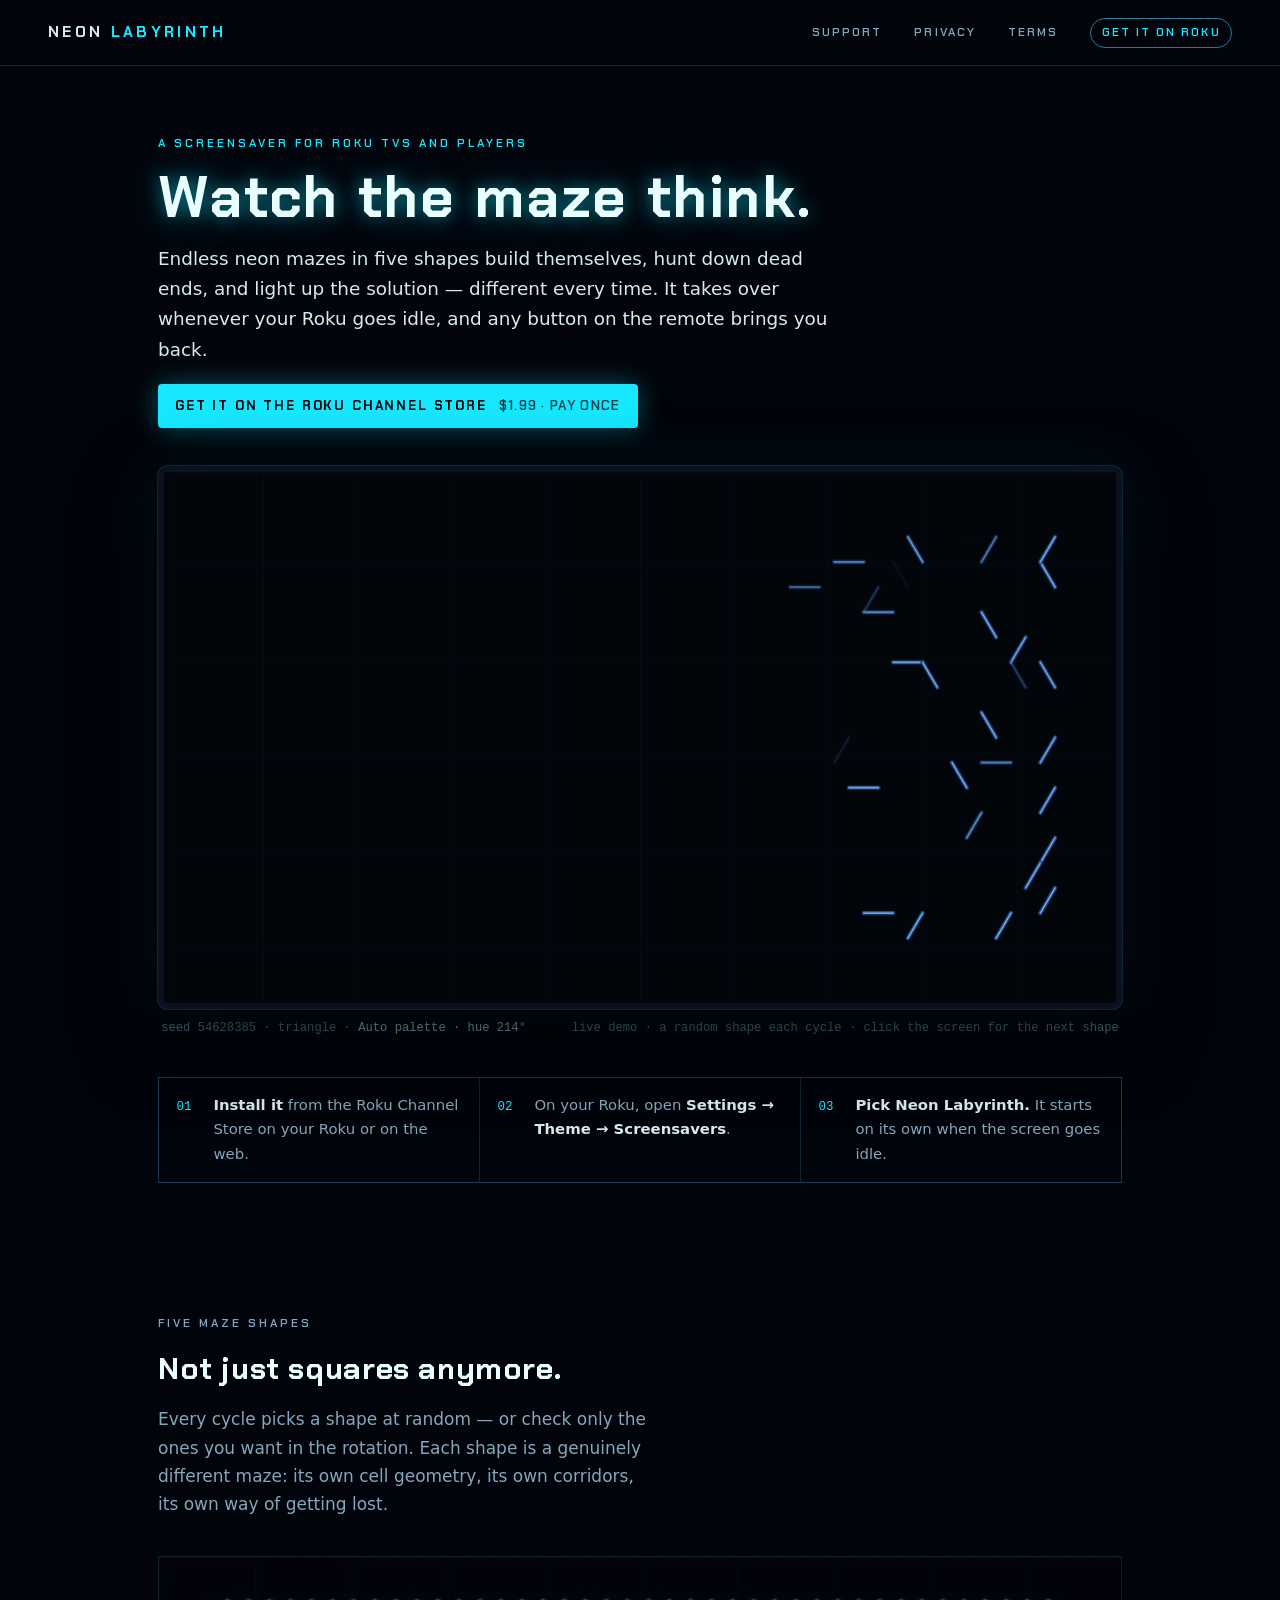
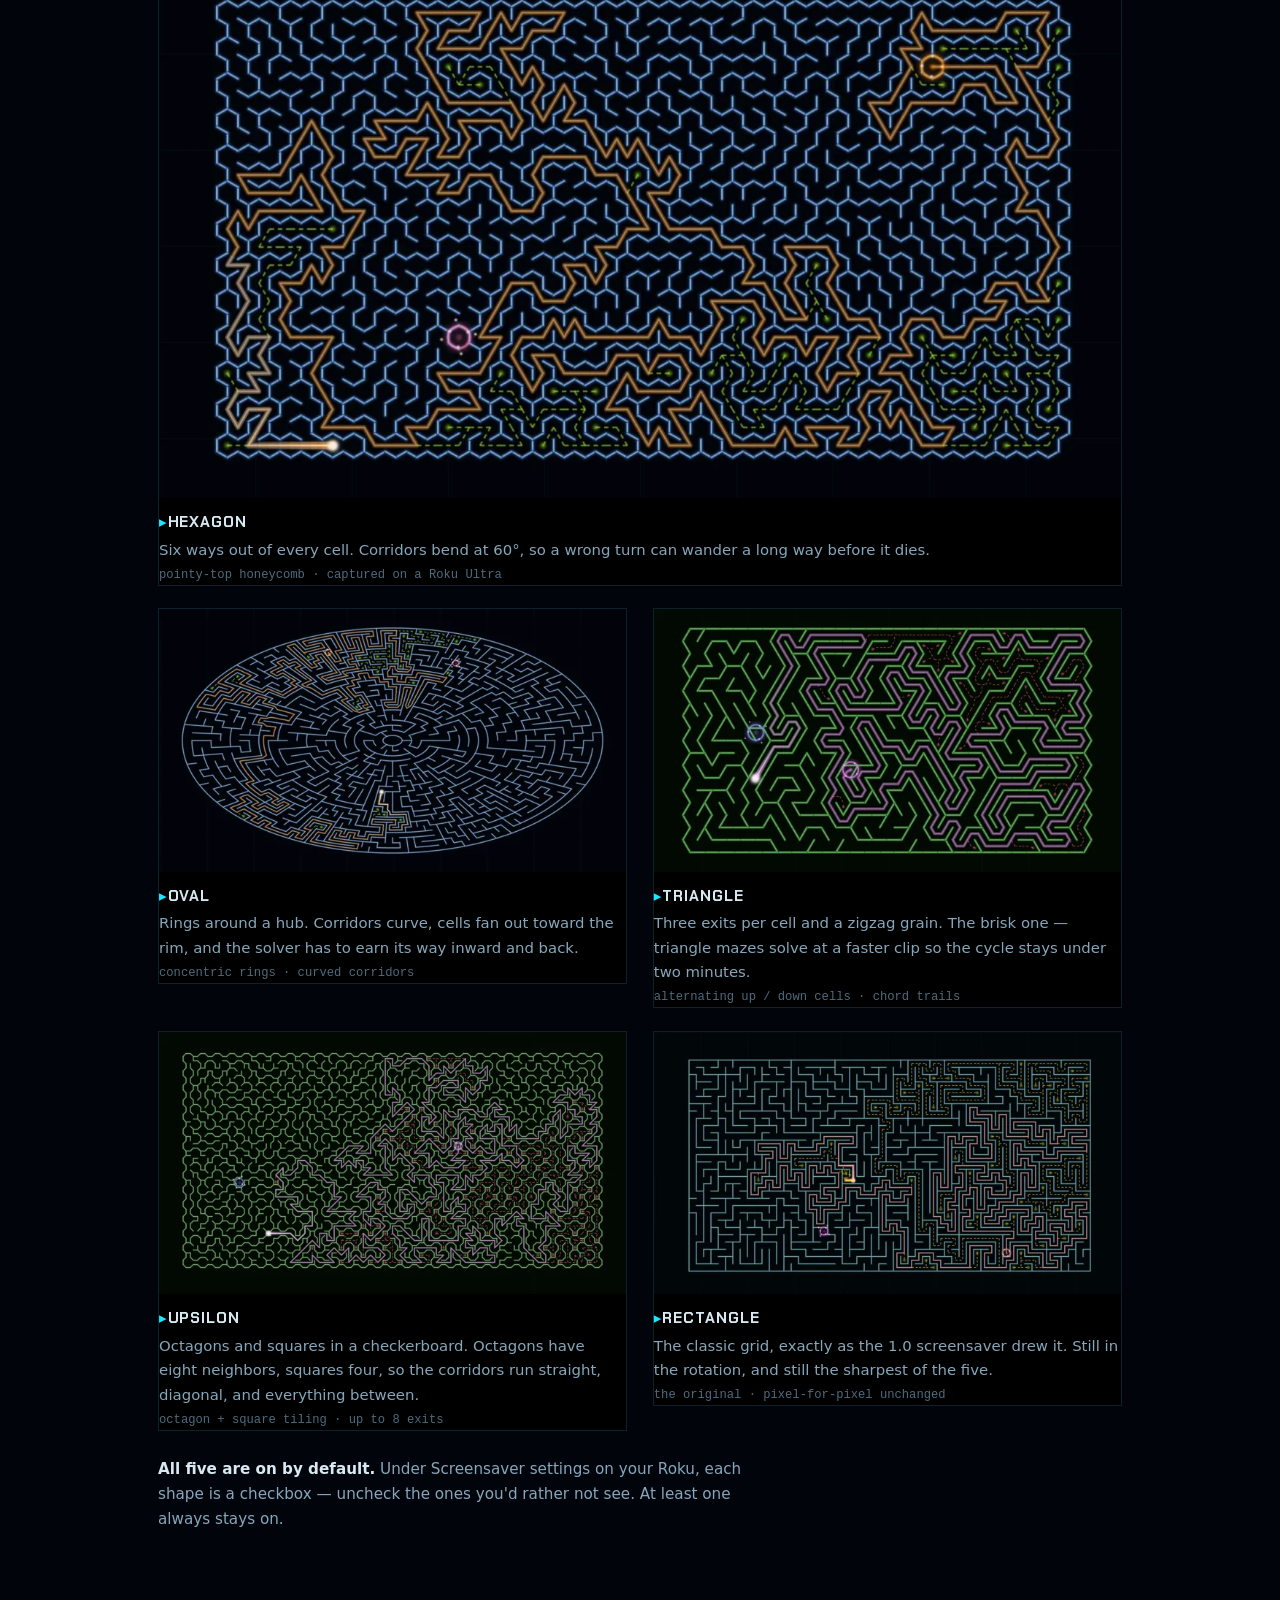
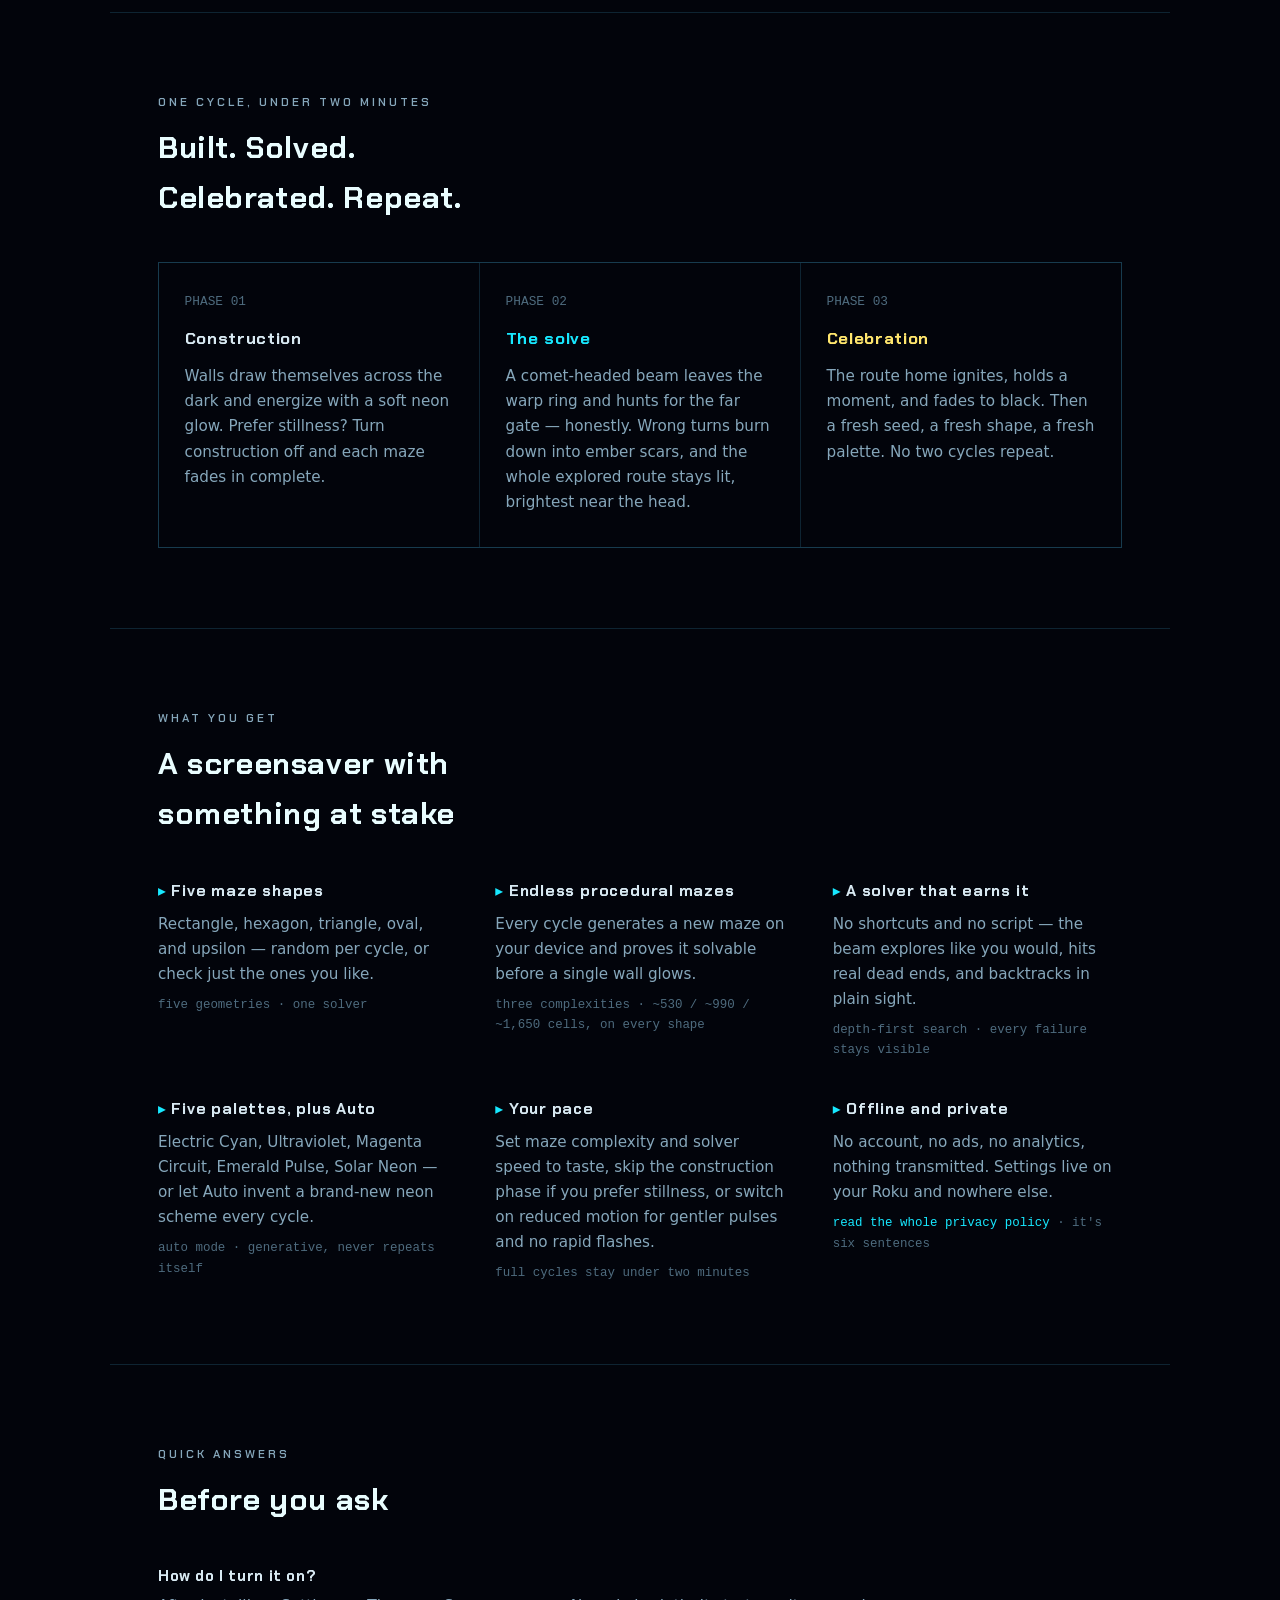
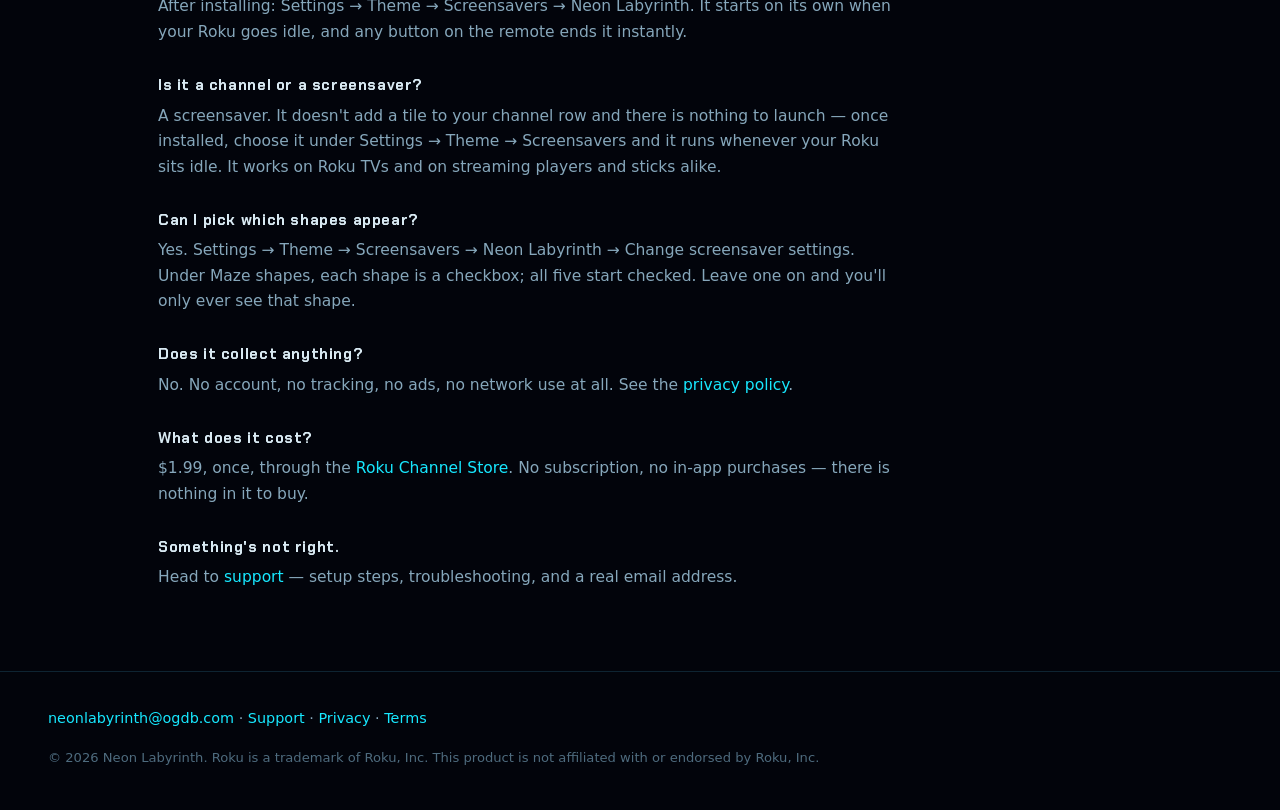
<file: index.html>
<!doctype html>
<html lang="en">
<head>
<meta charset="utf-8">
<meta name="viewport" content="width=device-width, initial-scale=1">
<title>Neon Labyrinth — a neon maze screensaver for Roku</title>
<meta name="description" content="Endless neon mazes in five shapes build themselves, hunt down dead ends, and light up the solution — different every time. A screensaver for Roku devices.">
<meta property="og:type" content="website">
<meta property="og:url" content="https://mriffle.github.io/neon-labyrinth/">
<meta property="og:title" content="Neon Labyrinth — a neon maze screensaver for Roku">
<meta property="og:description" content="A screensaver for Roku TVs and players. Endless neon mazes in five shapes build themselves, hunt down dead ends, and light up the solution — different every time.">
<meta property="og:image" content="https://mriffle.github.io/neon-labyrinth/img/og.jpg">
<meta property="og:image:width" content="1200">
<meta property="og:image:height" content="630">
<meta name="twitter:card" content="summary_large_image">
<link rel="icon" href="data:image/svg+xml,%3Csvg xmlns='http://www.w3.org/2000/svg' viewBox='0 0 32 32'%3E%3Crect width='32' height='32' rx='6' fill='%2302040b'/%3E%3Cpath d='M8 24V8h16v10h-6' fill='none' stroke='%2317e8ff' stroke-width='2.6' stroke-linecap='round' stroke-linejoin='round'/%3E%3Ccircle cx='14' cy='18' r='2.2' fill='%23ffe66d'/%3E%3C/svg%3E">
<link rel="stylesheet" href="site.css">
<script type="application/ld+json">
{
  "@context": "https://schema.org",
  "@type": "SoftwareApplication",
  "name": "Neon Labyrinth",
  "applicationCategory": "EntertainmentApplication",
  "applicationSubCategory": "Screensaver",
  "operatingSystem": "Roku OS",
  "url": "https://mriffle.github.io/neon-labyrinth/",
  "image": "https://mriffle.github.io/neon-labyrinth/img/og.jpg",
  "description": "A neon maze screensaver for Roku TVs and players. Endless mazes in five shapes build themselves, hunt down dead ends, and light up the solution — different every time.",
  "offers": { "@type": "Offer", "price": "1.99", "priceCurrency": "USD", "url": "https://channelstore.roku.com/details/39aa4c5de37344ee05259c62be5ec49a:de59420438a7e2c38c61f63bbaf37e4d" }
}
</script>
</head>
<body>

<header class="site-header">
  <a class="wordmark" href="./">NEON <b>LABYRINTH</b></a>
  <nav class="site-nav" aria-label="Site">
    <a href="support.html">Support</a>
    <a href="privacy.html">Privacy</a>
    <a href="terms.html">Terms</a>
    <a class="nav-cta" href="https://channelstore.roku.com/details/39aa4c5de37344ee05259c62be5ec49a:de59420438a7e2c38c61f63bbaf37e4d" rel="noopener">Get it on Roku</a>
  </nav>
</header>

<main>
  <section class="hero" aria-labelledby="hero-h">
    <div class="hero-copy">
      <p class="eyebrow">A screensaver for Roku TVs and players</p>
      <h1 id="hero-h" class="hero-title">Watch the maze think.</h1>
      <p class="hero-sub">Endless neon mazes in five shapes build themselves, hunt down dead ends, and light up the solution — different every time. It takes over whenever your Roku goes idle, and any button on the remote brings you back.</p>
      <div class="hero-meta">
        <a class="btn-store" href="https://channelstore.roku.com/details/39aa4c5de37344ee05259c62be5ec49a:de59420438a7e2c38c61f63bbaf37e4d" rel="noopener">Get it on the Roku Channel Store <span class="price">$1.99 · pay once</span></a>
      </div>
    </div>
    <figure class="tv">
      <div class="tv-screen">
        <canvas id="maze-canvas" aria-label="A maze in one of the five cell shapes being built and solved the way the screensaver draws it: neon walls, a comet-headed solver, dashed dead-end scars, and a lit solution. Click for the next shape."></canvas>
      </div>
      <figcaption>
        <span class="seed-readout" id="seed-readout">seed 54628385 · <span class="pal">Auto palette</span></span>
        <span class="tv-note">live demo · a random shape each cycle · click the screen for the next shape</span>
      </figcaption>
    </figure>
    <ol class="setup-strip" aria-label="How to turn it on">
      <li><span><b>Install it</b> from the Roku Channel Store on your Roku or on the web.</span></li>
      <li><span>On your Roku, open <b>Settings → Theme → Screensavers</b>.</span></li>
      <li><span><b>Pick Neon Labyrinth.</b> It starts on its own when the screen goes idle.</span></li>
    </ol>
  </section>

  <section class="section" aria-labelledby="shapes-h">
    <div class="section-head">
      <p class="eyebrow">Five maze shapes</p>
      <h2 id="shapes-h">Not just squares anymore.</h2>
      <p>Every cycle picks a shape at random — or check only the ones you want in the rotation. Each shape is a genuinely different maze: its own cell geometry, its own corridors, its own way of getting lost.</p>
    </div>
    <div class="shape-grid">
      <div class="shape lead">
        <figure>
          <img src="img/hexagon-active-solve-1280.webp" srcset="img/hexagon-active-solve-640.webp 640w, img/hexagon-active-solve-1280.webp 1280w" sizes="(max-width: 1060px) 100vw, 1000px" width="1280" height="720" alt="A hexagon maze mid-solve: an amber trail winds through blue honeycomb walls, dashed green scars mark abandoned dead ends, and the goal ring glows near the top right." loading="eager">
          <figcaption>
            <span class="name">Hexagon</span>
            <span class="blurb">Six ways out of every cell. Corridors bend at 60°, so a wrong turn can wander a long way before it dies.</span>
            <span class="spec">pointy-top honeycomb · captured on a Roku Ultra</span>
          </figcaption>
        </figure>
      </div>
      <div class="shape">
        <figure>
          <img src="img/oval-active-solve-1280.webp" srcset="img/oval-active-solve-640.webp 640w, img/oval-active-solve-1280.webp 1280w" sizes="(max-width: 640px) 100vw, 500px" width="1280" height="720" alt="An oval ring maze mid-solve: concentric rings of pale blue walls around a central hub, with an amber trail threading the upper-left rings." loading="lazy">
          <figcaption>
            <span class="name">Oval</span>
            <span class="blurb">Rings around a hub. Corridors curve, cells fan out toward the rim, and the solver has to earn its way inward and back.</span>
            <span class="spec">concentric rings · curved corridors</span>
          </figcaption>
        </figure>
      </div>
      <div class="shape">
        <figure>
          <img src="img/triangle-active-solve-1280.webp" srcset="img/triangle-active-solve-640.webp 640w, img/triangle-active-solve-1280.webp 1280w" sizes="(max-width: 640px) 100vw, 500px" width="1280" height="720" alt="A triangle maze mid-solve in green walls with a violet explored route, the comet head near the goal ring on the left." loading="lazy">
          <figcaption>
            <span class="name">Triangle</span>
            <span class="blurb">Three exits per cell and a zigzag grain. The brisk one — triangle mazes solve at a faster clip so the cycle stays under two minutes.</span>
            <span class="spec">alternating up / down cells · chord trails</span>
          </figcaption>
        </figure>
      </div>
      <div class="shape">
        <figure>
          <img src="img/upsilon-active-solve-1280.webp" srcset="img/upsilon-active-solve-640.webp 640w, img/upsilon-active-solve-1280.webp 1280w" sizes="(max-width: 640px) 100vw, 500px" width="1280" height="720" alt="An upsilon maze mid-solve: an octagon-and-square checkerboard of green walls with a violet explored route and red dashed scars filling the right half." loading="lazy">
          <figcaption>
            <span class="name">Upsilon</span>
            <span class="blurb">Octagons and squares in a checkerboard. Octagons have eight neighbors, squares four, so the corridors run straight, diagonal, and everything between.</span>
            <span class="spec">octagon + square tiling · up to 8 exits</span>
          </figcaption>
        </figure>
      </div>
      <div class="shape">
        <figure>
          <img src="img/rectangle-active-solve-1280.webp" srcset="img/rectangle-active-solve-640.webp 640w, img/rectangle-active-solve-1280.webp 1280w" sizes="(max-width: 640px) 100vw, 500px" width="1280" height="720" alt="A rectangle maze mid-solve in cyan walls with a rose explored route and gold dashed scars, the comet head near the center." loading="lazy">
          <figcaption>
            <span class="name">Rectangle</span>
            <span class="blurb">The classic grid, exactly as the 1.0 screensaver drew it. Still in the rotation, and still the sharpest of the five.</span>
            <span class="spec">the original · pixel-for-pixel unchanged</span>
          </figcaption>
        </figure>
      </div>
    </div>
    <p class="shape-note"><b>All five are on by default.</b> Under Screensaver settings on your Roku, each shape is a checkbox — uncheck the ones you'd rather not see. At least one always stays on.</p>
  </section>

  <section class="section" aria-labelledby="cycle-h">
    <div class="section-head">
      <p class="eyebrow">One cycle, under two minutes</p>
      <h2 id="cycle-h">Built. Solved. Celebrated. Repeat.</h2>
    </div>
    <div class="cycle-grid">
      <div class="cycle-step" data-phase="build">
        <span class="num">PHASE 01</span>
        <h3>Construction</h3>
        <p>Walls draw themselves across the dark and energize with a soft neon glow. Prefer stillness? Turn construction off and each maze fades in complete.</p>
      </div>
      <div class="cycle-step" data-phase="solve">
        <span class="num">PHASE 02</span>
        <h3>The solve</h3>
        <p>A comet-headed beam leaves the warp ring and hunts for the far gate — honestly. Wrong turns burn down into ember scars, and the whole explored route stays lit, brightest near the head.</p>
      </div>
      <div class="cycle-step" data-phase="celebrate">
        <span class="num">PHASE 03</span>
        <h3>Celebration</h3>
        <p>The route home ignites, holds a moment, and fades to black. Then a fresh seed, a fresh shape, a fresh palette. No two cycles repeat.</p>
      </div>
    </div>
  </section>

  <section class="section" aria-labelledby="feat-h">
    <div class="section-head">
      <p class="eyebrow">What you get</p>
      <h2 id="feat-h">A screensaver with something at stake</h2>
    </div>
    <div class="feature-grid">
      <div class="feature">
        <h3>Five maze shapes</h3>
        <p>Rectangle, hexagon, triangle, oval, and upsilon — random per cycle, or check just the ones you like.</p>
        <p class="spec">five geometries · one solver</p>
      </div>
      <div class="feature">
        <h3>Endless procedural mazes</h3>
        <p>Every cycle generates a new maze on your device and proves it solvable before a single wall glows.</p>
        <p class="spec">three complexities · ~530 / ~990 / ~1,650 cells, on every shape</p>
      </div>
      <div class="feature">
        <h3>A solver that earns it</h3>
        <p>No shortcuts and no script — the beam explores like you would, hits real dead ends, and backtracks in plain sight.</p>
        <p class="spec">depth-first search · every failure stays visible</p>
      </div>
      <div class="feature">
        <h3>Five palettes, plus Auto</h3>
        <p>Electric Cyan, Ultraviolet, Magenta Circuit, Emerald Pulse, Solar Neon — or let Auto invent a brand-new neon scheme every cycle.</p>
        <p class="spec">auto mode · generative, never repeats itself</p>
      </div>
      <div class="feature">
        <h3>Your pace</h3>
        <p>Set maze complexity and solver speed to taste, skip the construction phase if you prefer stillness, or switch on reduced motion for gentler pulses and no rapid flashes.</p>
        <p class="spec">full cycles stay under two minutes</p>
      </div>
      <div class="feature">
        <h3>Offline and private</h3>
        <p>No account, no ads, no analytics, nothing transmitted. Settings live on your Roku and nowhere else.</p>
        <p class="spec"><a href="privacy.html">read the whole privacy policy</a> · it's six sentences</p>
      </div>
    </div>
  </section>

  <section class="section" aria-labelledby="faq-h">
    <div class="section-head">
      <p class="eyebrow">Quick answers</p>
      <h2 id="faq-h">Before you ask</h2>
    </div>
    <div class="faq-list">
      <div>
        <h3>How do I turn it on?</h3>
        <p>After installing: Settings → Theme → Screensavers → Neon Labyrinth. It starts on its own when your Roku goes idle, and any button on the remote ends it instantly.</p>
      </div>
      <div>
        <h3>Is it a channel or a screensaver?</h3>
        <p>A screensaver. It doesn't add a tile to your channel row and there is nothing to launch — once installed, choose it under Settings → Theme → Screensavers and it runs whenever your Roku sits idle. It works on Roku TVs and on streaming players and sticks alike.</p>
      </div>
      <div>
        <h3>Can I pick which shapes appear?</h3>
        <p>Yes. Settings → Theme → Screensavers → Neon Labyrinth → Change screensaver settings. Under Maze shapes, each shape is a checkbox; all five start checked. Leave one on and you'll only ever see that shape.</p>
      </div>
      <div>
        <h3>Does it collect anything?</h3>
        <p>No. No account, no tracking, no ads, no network use at all. See the <a href="privacy.html">privacy policy</a>.</p>
      </div>
      <div>
        <h3>What does it cost?</h3>
        <p>$1.99, once, through the <a href="https://channelstore.roku.com/details/39aa4c5de37344ee05259c62be5ec49a:de59420438a7e2c38c61f63bbaf37e4d" rel="noopener">Roku Channel Store</a>. No subscription, no in-app purchases — there is nothing in it to buy.</p>
      </div>
      <div>
        <h3>Something's not right.</h3>
        <p>Head to <a href="support.html">support</a> — setup steps, troubleshooting, and a real email address.</p>
      </div>
    </div>
  </section>
</main>

<footer class="site-footer">
  <span><a href="mailto:neonlabyrinth@ogdb.com">neonlabyrinth@ogdb.com</a> · <a href="support.html">Support</a> · <a href="privacy.html">Privacy</a> · <a href="terms.html">Terms</a></span>
  <span class="fine">© 2026 Neon Labyrinth. Roku is a trademark of Roku, Inc. This product is not affiliated with or endorsed by Roku, Inc.</span>
</footer>

<script src="maze.js"></script>
</body>
</html>
</file>
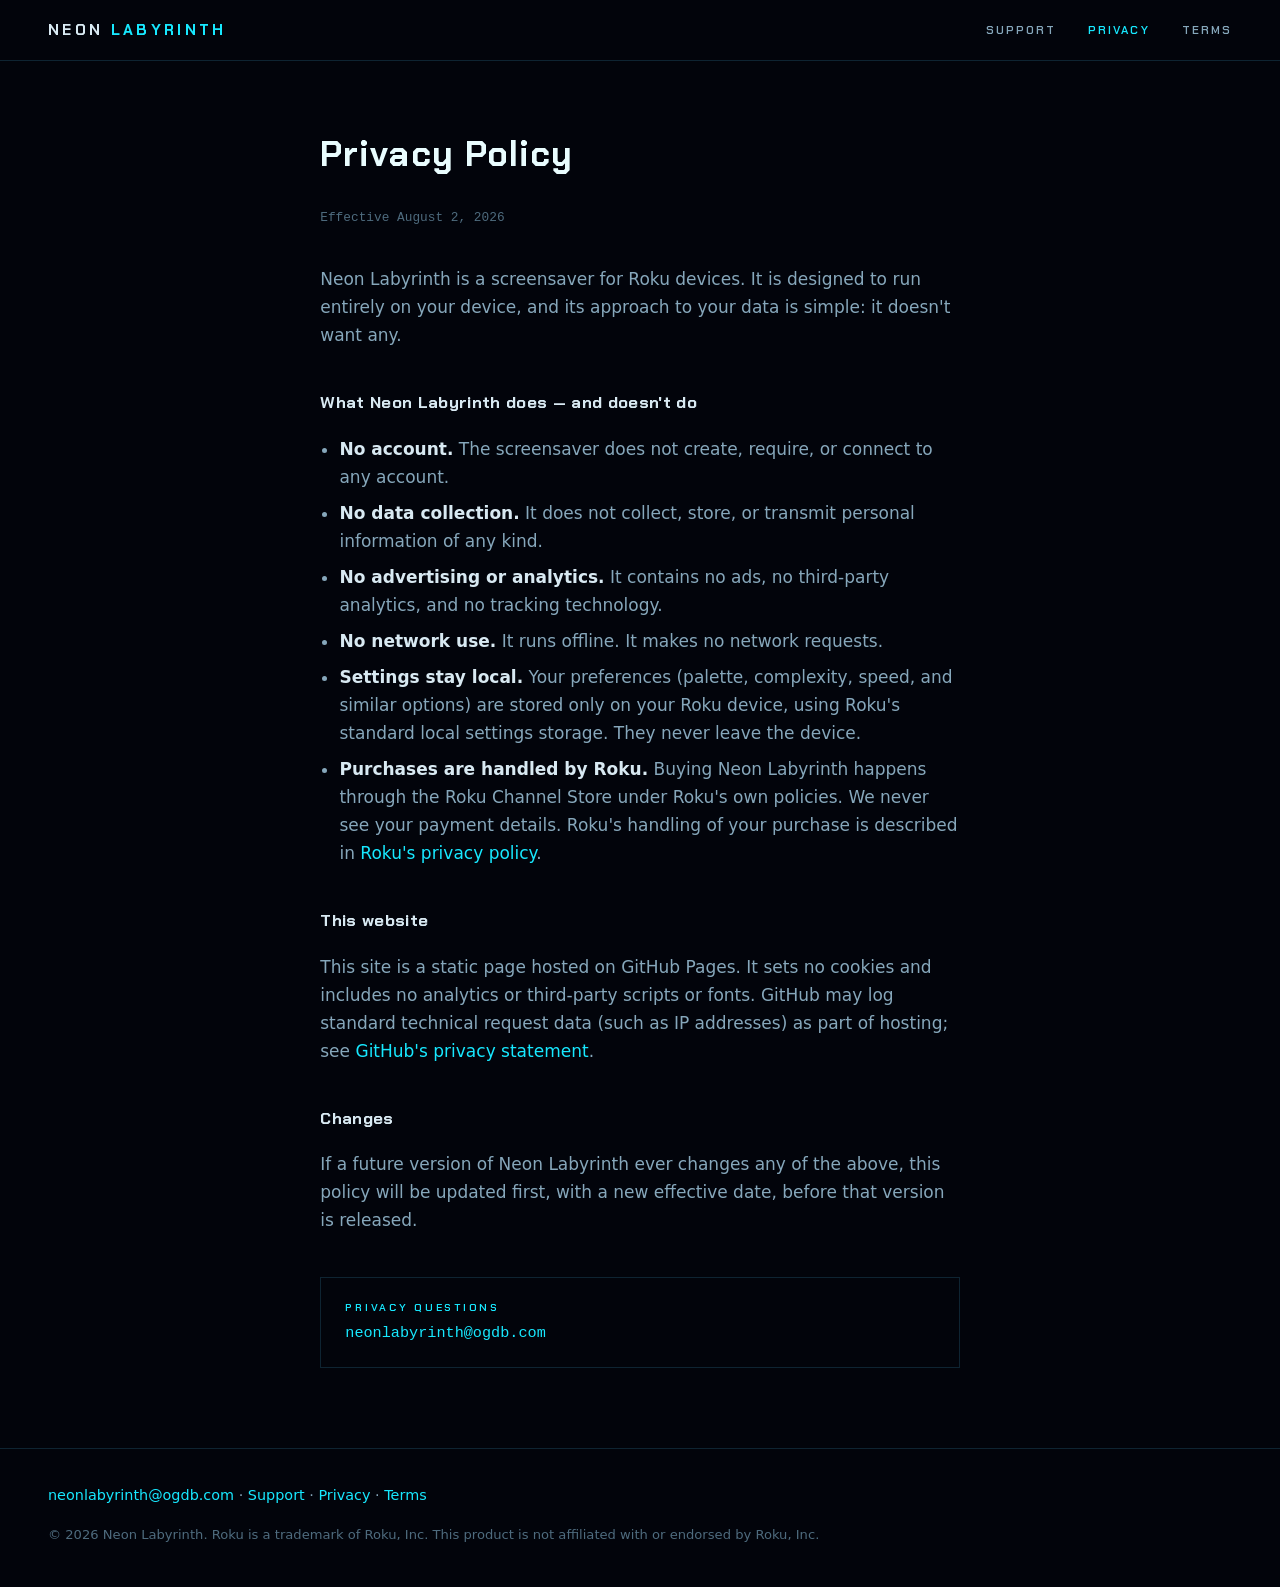
<file: privacy.html>
<!doctype html>
<html lang="en">
<head>
<meta charset="utf-8">
<meta name="viewport" content="width=device-width, initial-scale=1">
<title>Privacy Policy — Neon Labyrinth</title>
<meta name="description" content="Neon Labyrinth collects nothing. The complete privacy policy for the Neon Labyrinth screensaver.">
<link rel="icon" href="data:image/svg+xml,%3Csvg xmlns='http://www.w3.org/2000/svg' viewBox='0 0 32 32'%3E%3Crect width='32' height='32' rx='6' fill='%2302040b'/%3E%3Cpath d='M8 24V8h16v10h-6' fill='none' stroke='%2317e8ff' stroke-width='2.6' stroke-linecap='round' stroke-linejoin='round'/%3E%3Ccircle cx='14' cy='18' r='2.2' fill='%23ffe66d'/%3E%3C/svg%3E">
<link rel="stylesheet" href="site.css">
</head>
<body>

<header class="site-header">
  <a class="wordmark" href="./">NEON <b>LABYRINTH</b></a>
  <nav class="site-nav" aria-label="Site">
    <a href="support.html">Support</a>
    <a href="privacy.html" aria-current="page">Privacy</a>
    <a href="terms.html">Terms</a>
  </nav>
</header>

<main class="prose">
  <h1>Privacy Policy</h1>
  <p class="dateline">Effective August 2, 2026</p>

  <p>Neon Labyrinth is a screensaver for Roku devices. It is designed to run entirely on your device, and its approach to your data is simple: it doesn't want any.</p>

  <h2>What Neon Labyrinth does — and doesn't do</h2>
  <ul>
    <li><strong>No account.</strong> The screensaver does not create, require, or connect to any account.</li>
    <li><strong>No data collection.</strong> It does not collect, store, or transmit personal information of any kind.</li>
    <li><strong>No advertising or analytics.</strong> It contains no ads, no third-party analytics, and no tracking technology.</li>
    <li><strong>No network use.</strong> It runs offline. It makes no network requests.</li>
    <li><strong>Settings stay local.</strong> Your preferences (palette, complexity, speed, and similar options) are stored only on your Roku device, using Roku's standard local settings storage. They never leave the device.</li>
    <li><strong>Purchases are handled by Roku.</strong> Buying Neon Labyrinth happens through the Roku Channel Store under Roku's own policies. We never see your payment details. Roku's handling of your purchase is described in <a href="https://www.roku.com/legal/docs/privacy-policy" rel="noopener">Roku's privacy policy</a>.</li>
  </ul>

  <h2>This website</h2>
  <p>This site is a static page hosted on GitHub Pages. It sets no cookies and includes no analytics or third-party scripts or fonts. GitHub may log standard technical request data (such as IP addresses) as part of hosting; see <a href="https://docs.github.com/en/site-policy/privacy-policies/github-general-privacy-statement" rel="noopener">GitHub's privacy statement</a>.</p>

  <h2>Changes</h2>
  <p>If a future version of Neon Labyrinth ever changes any of the above, this policy will be updated first, with a new effective date, before that version is released.</p>

  <div class="contact-card">
    <span class="eyebrow">Privacy questions</span>
    <a href="mailto:neonlabyrinth@ogdb.com">neonlabyrinth@ogdb.com</a>
  </div>
</main>

<footer class="site-footer">
  <span><a href="mailto:neonlabyrinth@ogdb.com">neonlabyrinth@ogdb.com</a> · <a href="support.html">Support</a> · <a href="privacy.html">Privacy</a> · <a href="terms.html">Terms</a></span>
  <span class="fine">© 2026 Neon Labyrinth. Roku is a trademark of Roku, Inc. This product is not affiliated with or endorsed by Roku, Inc.</span>
</footer>

</body>
</html>
</file>
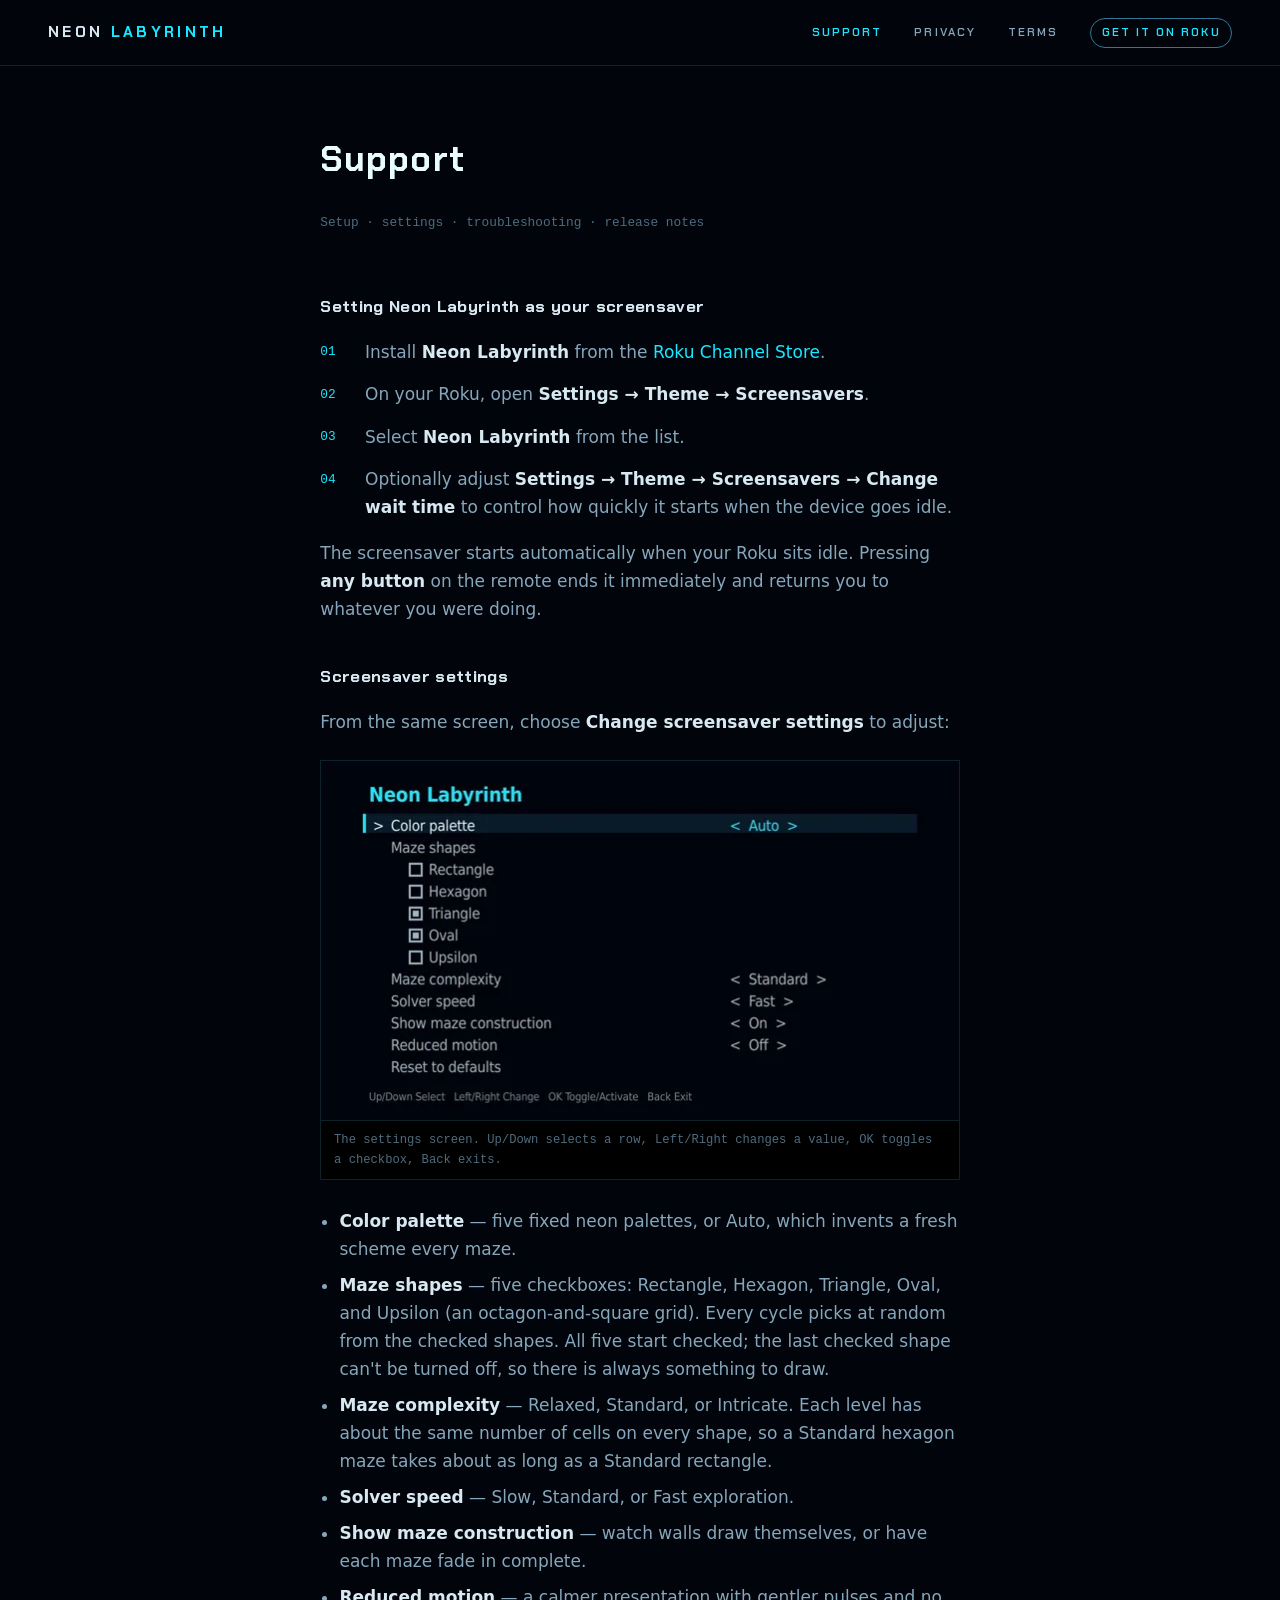
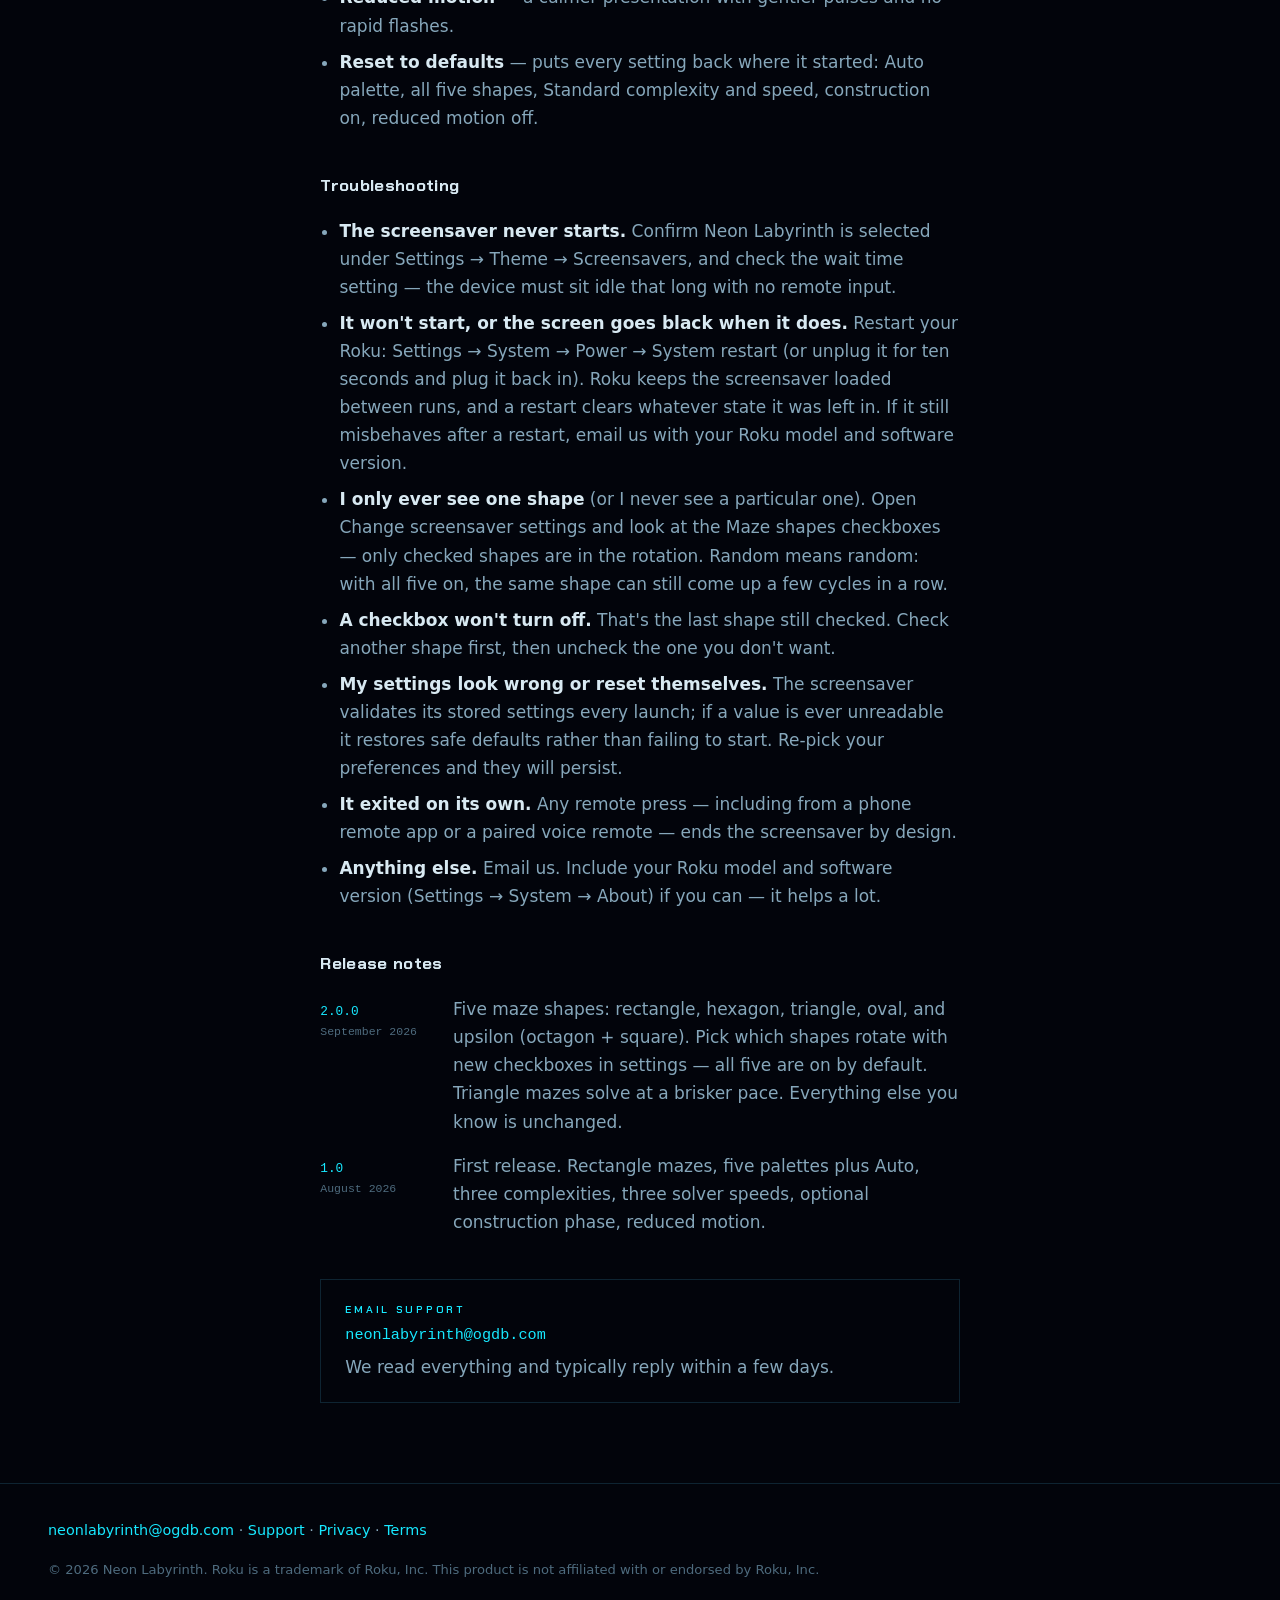
<file: support.html>
<!doctype html>
<html lang="en">
<head>
<meta charset="utf-8">
<meta name="viewport" content="width=device-width, initial-scale=1">
<title>Support — Neon Labyrinth for Roku</title>
<meta name="description" content="Setup, settings, troubleshooting, and release notes for the Neon Labyrinth Roku screensaver, plus a real email address.">
<link rel="icon" href="data:image/svg+xml,%3Csvg xmlns='http://www.w3.org/2000/svg' viewBox='0 0 32 32'%3E%3Crect width='32' height='32' rx='6' fill='%2302040b'/%3E%3Cpath d='M8 24V8h16v10h-6' fill='none' stroke='%2317e8ff' stroke-width='2.6' stroke-linecap='round' stroke-linejoin='round'/%3E%3Ccircle cx='14' cy='18' r='2.2' fill='%23ffe66d'/%3E%3C/svg%3E">
<link rel="stylesheet" href="site.css">
</head>
<body>

<header class="site-header">
  <a class="wordmark" href="./">NEON <b>LABYRINTH</b></a>
  <nav class="site-nav" aria-label="Site">
    <a href="support.html" aria-current="page">Support</a>
    <a href="privacy.html">Privacy</a>
    <a href="terms.html">Terms</a>
    <a class="nav-cta" href="https://channelstore.roku.com/details/39aa4c5de37344ee05259c62be5ec49a:de59420438a7e2c38c61f63bbaf37e4d" rel="noopener">Get it on Roku</a>
  </nav>
</header>

<main class="prose">
  <h1>Support</h1>
  <p class="dateline">Setup · settings · troubleshooting · release notes</p>

  <h2>Setting Neon Labyrinth as your screensaver</h2>
  <ol class="steps">
    <li><span>Install <b>Neon Labyrinth</b> from the <a href="https://channelstore.roku.com/details/39aa4c5de37344ee05259c62be5ec49a:de59420438a7e2c38c61f63bbaf37e4d" rel="noopener">Roku Channel Store</a>.</span></li>
    <li><span>On your Roku, open <b>Settings → Theme → Screensavers</b>.</span></li>
    <li><span>Select <b>Neon Labyrinth</b> from the list.</span></li>
    <li><span>Optionally adjust <b>Settings → Theme → Screensavers → Change wait time</b> to control how quickly it starts when the device goes idle.</span></li>
  </ol>
  <p>The screensaver starts automatically when your Roku sits idle. Pressing <strong>any button</strong> on the remote ends it immediately and returns you to whatever you were doing.</p>

  <h2>Screensaver settings</h2>
  <p>From the same screen, choose <strong>Change screensaver settings</strong> to adjust:</p>
  <figure class="shot">
    <img src="img/settings-screen-1280.webp" srcset="img/settings-screen-640.webp 640w, img/settings-screen-1280.webp 1280w" sizes="(max-width: 700px) 100vw, 640px" width="1280" height="720" alt="The Neon Labyrinth settings screen on a Roku: Color palette, five Maze shapes checkboxes (Rectangle, Hexagon, Triangle, Oval, Upsilon), Maze complexity, Solver speed, Show maze construction, Reduced motion, and Reset to defaults." loading="lazy">
    <figcaption>The settings screen. Up/Down selects a row, Left/Right changes a value, OK toggles a checkbox, Back exits.</figcaption>
  </figure>
  <ul>
    <li><strong>Color palette</strong> — five fixed neon palettes, or Auto, which invents a fresh scheme every maze.</li>
    <li><strong>Maze shapes</strong> — five checkboxes: Rectangle, Hexagon, Triangle, Oval, and Upsilon (an octagon-and-square grid). Every cycle picks at random from the checked shapes. All five start checked; the last checked shape can't be turned off, so there is always something to draw.</li>
    <li><strong>Maze complexity</strong> — Relaxed, Standard, or Intricate. Each level has about the same number of cells on every shape, so a Standard hexagon maze takes about as long as a Standard rectangle.</li>
    <li><strong>Solver speed</strong> — Slow, Standard, or Fast exploration.</li>
    <li><strong>Show maze construction</strong> — watch walls draw themselves, or have each maze fade in complete.</li>
    <li><strong>Reduced motion</strong> — a calmer presentation with gentler pulses and no rapid flashes.</li>
    <li><strong>Reset to defaults</strong> — puts every setting back where it started: Auto palette, all five shapes, Standard complexity and speed, construction on, reduced motion off.</li>
  </ul>

  <h2>Troubleshooting</h2>
  <ul>
    <li><strong>The screensaver never starts.</strong> Confirm Neon Labyrinth is selected under Settings → Theme → Screensavers, and check the wait time setting — the device must sit idle that long with no remote input.</li>
    <li><strong>It won't start, or the screen goes black when it does.</strong> Restart your Roku: Settings → System → Power → System restart (or unplug it for ten seconds and plug it back in). Roku keeps the screensaver loaded between runs, and a restart clears whatever state it was left in. If it still misbehaves after a restart, email us with your Roku model and software version.</li>
    <li><strong>I only ever see one shape</strong> (or I never see a particular one). Open Change screensaver settings and look at the Maze shapes checkboxes — only checked shapes are in the rotation. Random means random: with all five on, the same shape can still come up a few cycles in a row.</li>
    <li><strong>A checkbox won't turn off.</strong> That's the last shape still checked. Check another shape first, then uncheck the one you don't want.</li>
    <li><strong>My settings look wrong or reset themselves.</strong> The screensaver validates its stored settings every launch; if a value is ever unreadable it restores safe defaults rather than failing to start. Re-pick your preferences and they will persist.</li>
    <li><strong>It exited on its own.</strong> Any remote press — including from a phone remote app or a paired voice remote — ends the screensaver by design.</li>
    <li><strong>Anything else.</strong> Email us. Include your Roku model and software version (Settings → System → About) if you can — it helps a lot.</li>
  </ul>

  <h2>Release notes</h2>
  <ol class="releases">
    <li>
      <span class="ver">2.0.0 <small>September 2026</small></span>
      <span>Five maze shapes: rectangle, hexagon, triangle, oval, and upsilon (octagon + square). Pick which shapes rotate with new checkboxes in settings — all five are on by default. Triangle mazes solve at a brisker pace. Everything else you know is unchanged.</span>
    </li>
    <li>
      <span class="ver">1.0 <small>August 2026</small></span>
      <span>First release. Rectangle mazes, five palettes plus Auto, three complexities, three solver speeds, optional construction phase, reduced motion.</span>
    </li>
  </ol>

  <div class="contact-card">
    <span class="eyebrow">Email support</span>
    <a href="mailto:neonlabyrinth@ogdb.com">neonlabyrinth@ogdb.com</a>
    <p>We read everything and typically reply within a few days.</p>
  </div>
</main>

<footer class="site-footer">
  <span><a href="mailto:neonlabyrinth@ogdb.com">neonlabyrinth@ogdb.com</a> · <a href="support.html">Support</a> · <a href="privacy.html">Privacy</a> · <a href="terms.html">Terms</a></span>
  <span class="fine">© 2026 Neon Labyrinth. Roku is a trademark of Roku, Inc. This product is not affiliated with or endorsed by Roku, Inc.</span>
</footer>

</body>
</html>
</file>
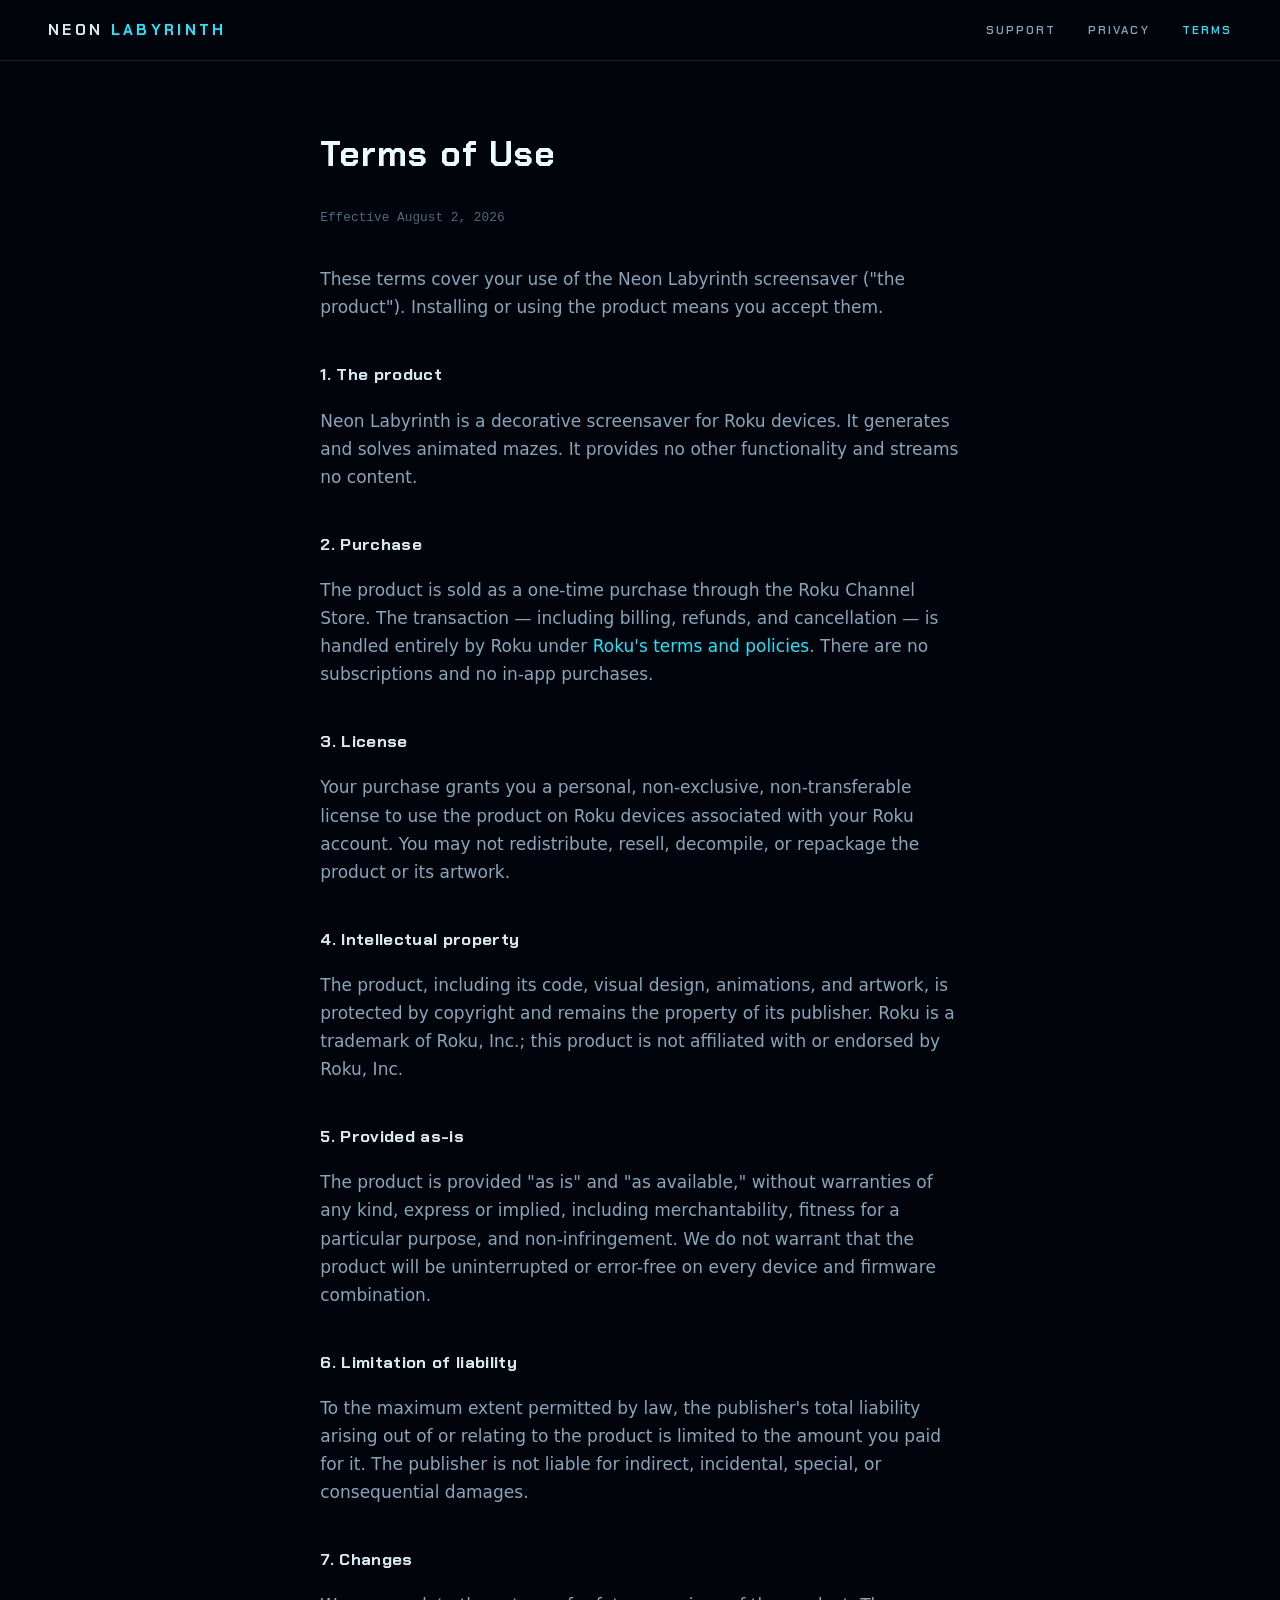
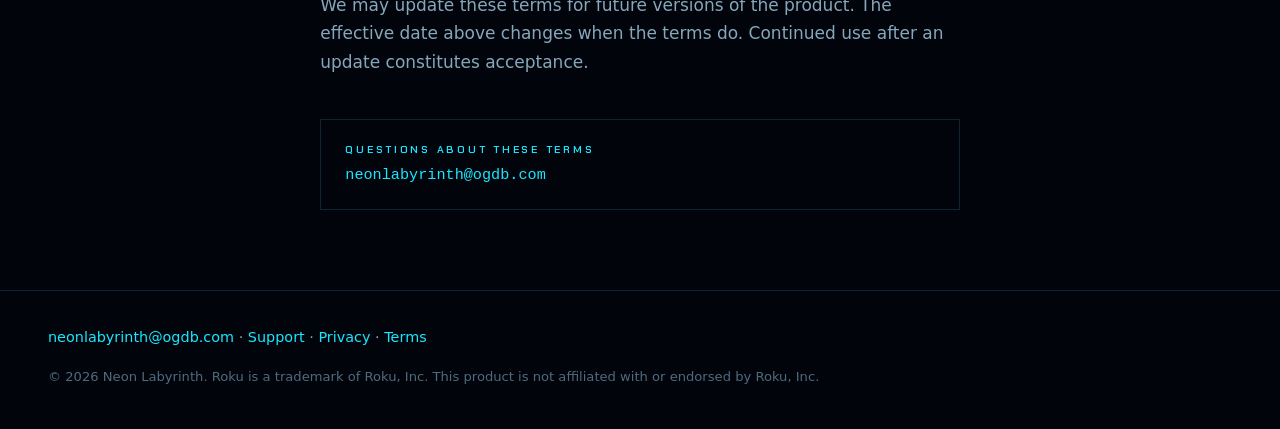
<file: terms.html>
<!doctype html>
<html lang="en">
<head>
<meta charset="utf-8">
<meta name="viewport" content="width=device-width, initial-scale=1">
<title>Terms of Use — Neon Labyrinth</title>
<meta name="description" content="Terms of use for the Neon Labyrinth screensaver for Roku devices.">
<link rel="icon" href="data:image/svg+xml,%3Csvg xmlns='http://www.w3.org/2000/svg' viewBox='0 0 32 32'%3E%3Crect width='32' height='32' rx='6' fill='%2302040b'/%3E%3Cpath d='M8 24V8h16v10h-6' fill='none' stroke='%2317e8ff' stroke-width='2.6' stroke-linecap='round' stroke-linejoin='round'/%3E%3Ccircle cx='14' cy='18' r='2.2' fill='%23ffe66d'/%3E%3C/svg%3E">
<link rel="stylesheet" href="site.css">
</head>
<body>

<header class="site-header">
  <a class="wordmark" href="./">NEON <b>LABYRINTH</b></a>
  <nav class="site-nav" aria-label="Site">
    <a href="support.html">Support</a>
    <a href="privacy.html">Privacy</a>
    <a href="terms.html" aria-current="page">Terms</a>
  </nav>
</header>

<main class="prose">
  <h1>Terms of Use</h1>
  <p class="dateline">Effective August 2, 2026</p>

  <p>These terms cover your use of the Neon Labyrinth screensaver ("the product"). Installing or using the product means you accept them.</p>

  <h2>1. The product</h2>
  <p>Neon Labyrinth is a decorative screensaver for Roku devices. It generates and solves animated mazes. It provides no other functionality and streams no content.</p>

  <h2>2. Purchase</h2>
  <p>The product is sold as a one-time purchase through the Roku Channel Store. The transaction — including billing, refunds, and cancellation — is handled entirely by Roku under <a href="https://docs.roku.com/published/userprivacypolicy" rel="noopener">Roku's terms and policies</a>. There are no subscriptions and no in-app purchases.</p>

  <h2>3. License</h2>
  <p>Your purchase grants you a personal, non-exclusive, non-transferable license to use the product on Roku devices associated with your Roku account. You may not redistribute, resell, decompile, or repackage the product or its artwork.</p>

  <h2>4. Intellectual property</h2>
  <p>The product, including its code, visual design, animations, and artwork, is protected by copyright and remains the property of its publisher. Roku is a trademark of Roku, Inc.; this product is not affiliated with or endorsed by Roku, Inc.</p>

  <h2>5. Provided as-is</h2>
  <p>The product is provided "as is" and "as available," without warranties of any kind, express or implied, including merchantability, fitness for a particular purpose, and non-infringement. We do not warrant that the product will be uninterrupted or error-free on every device and firmware combination.</p>

  <h2>6. Limitation of liability</h2>
  <p>To the maximum extent permitted by law, the publisher's total liability arising out of or relating to the product is limited to the amount you paid for it. The publisher is not liable for indirect, incidental, special, or consequential damages.</p>

  <h2>7. Changes</h2>
  <p>We may update these terms for future versions of the product. The effective date above changes when the terms do. Continued use after an update constitutes acceptance.</p>

  <div class="contact-card">
    <span class="eyebrow">Questions about these terms</span>
    <a href="mailto:neonlabyrinth@ogdb.com">neonlabyrinth@ogdb.com</a>
  </div>
</main>

<footer class="site-footer">
  <span><a href="mailto:neonlabyrinth@ogdb.com">neonlabyrinth@ogdb.com</a> · <a href="support.html">Support</a> · <a href="privacy.html">Privacy</a> · <a href="terms.html">Terms</a></span>
  <span class="fine">© 2026 Neon Labyrinth. Roku is a trademark of Roku, Inc. This product is not affiliated with or endorsed by Roku, Inc.</span>
</footer>

</body>
</html>
</file>
<file: site.css>
/* Neon Labyrinth site — single-theme by design: the product is a dark
   screen, and the page commits to its world. Tokens mirror the engine's
   Electric Cyan catalog (PaletteCatalog.bs): cyan = active, pink = failed,
   gold = goal. */

@font-face {
  font-family: "Chakra Petch";
  font-style: normal;
  font-weight: 600;
  font-display: swap;
  src: url("fonts/ChakraPetch-600.woff2") format("woff2");
}
@font-face {
  font-family: "Chakra Petch";
  font-style: normal;
  font-weight: 700;
  font-display: swap;
  src: url("fonts/ChakraPetch-700.woff2") format("woff2");
}

:root {
  color-scheme: dark;
  --void: #02040b;
  --void-lift: #071120;
  --wall: #17405b;
  --wall-hi: #2f7896;
  --beam: #17e8ff;
  --beam-core: #e9fdff;
  --scar: #ff3b8d;
  --goal: #ffe66d;
  --ink: #d8e9f2;
  --ink-dim: #86a7bb;
  --ink-faint: #4e6b7e;
  --rule: rgba(47, 120, 150, 0.28);
  --display: "Chakra Petch", "Avenir Next", system-ui, sans-serif;
  --body: system-ui, -apple-system, "Segoe UI", sans-serif;
  --mono: ui-monospace, "SF Mono", Menlo, Consolas, monospace;
}

* { box-sizing: border-box; margin: 0; }

html { scroll-behavior: smooth; }

body {
  background: var(--void);
  color: var(--ink);
  font-family: var(--body);
  font-size: 1.0625rem;
  line-height: 1.65;
  -webkit-font-smoothing: antialiased;
}

a { color: var(--beam); text-decoration: none; }
a:hover { color: var(--beam-core); }
a:focus-visible,
button:focus-visible,
canvas:focus-visible {
  outline: 2px solid var(--beam);
  outline-offset: 3px;
  border-radius: 2px;
}

::selection { background: rgba(23, 232, 255, 0.25); color: var(--beam-core); }

/* ---- header / footer ---- */

.site-header {
  display: flex;
  align-items: center;
  justify-content: space-between;
  gap: 1rem;
  padding: 1.1rem clamp(1.25rem, 4vw, 3rem);
  border-bottom: 1px solid var(--rule);
}

.wordmark {
  font-family: var(--display);
  font-weight: 700;
  font-size: 0.95rem;
  letter-spacing: 0.22em;
  text-transform: uppercase;
  color: var(--ink);
  white-space: nowrap;
}
.wordmark b { color: var(--beam); font-weight: 700; }
.wordmark:hover { color: var(--beam-core); }

.site-nav { display: flex; flex-wrap: wrap; align-items: center; justify-content: center; gap: clamp(1rem, 3vw, 2rem); }
.site-nav a {
  font-family: var(--display);
  font-weight: 600;
  font-size: 0.72rem;
  letter-spacing: 0.18em;
  text-transform: uppercase;
  color: var(--ink-dim);
}
.site-nav a:hover, .site-nav a[aria-current="page"] { color: var(--beam); }
.site-nav .nav-cta {
  color: var(--beam);
  border: 1px solid var(--wall-hi);
  border-radius: 999px;
  padding: 0.4em 0.9em;
}
.site-nav .nav-cta:hover { color: var(--beam-core); border-color: var(--beam); }

.site-footer {
  border-top: 1px solid var(--rule);
  padding: 2.2rem clamp(1.25rem, 4vw, 3rem) 2.6rem;
  display: flex;
  flex-wrap: wrap;
  gap: 1rem 2.5rem;
  align-items: baseline;
  justify-content: space-between;
  color: var(--ink-dim);
  font-size: 0.9rem;
}
.site-footer .fine { color: var(--ink-faint); font-size: 0.82rem; }

/* ---- shared type ---- */

.eyebrow {
  font-family: var(--display);
  font-weight: 600;
  font-size: 0.72rem;
  letter-spacing: 0.26em;
  text-transform: uppercase;
  color: var(--beam);
}

h1, h2, h3 { font-family: var(--display); text-wrap: balance; }

h2 {
  font-size: clamp(1.4rem, 3vw, 1.9rem);
  font-weight: 700;
  letter-spacing: 0.02em;
  color: var(--beam-core);
}

.section {
  max-width: 1060px;
  margin: 0 auto;
  padding: clamp(3rem, 7vw, 5rem) clamp(1.25rem, 4vw, 3rem);
}
.section + .section { border-top: 1px solid var(--rule); }
.section-head { display: grid; gap: 0.7rem; margin-bottom: 2.4rem; max-width: 46ch; }
.section-head p { color: var(--ink-dim); }

/* ---- hero: copy, then the demo framed as a television ---- */

.hero {
  max-width: 1060px;
  margin: 0 auto;
  padding: clamp(2.4rem, 6vw, 4.2rem) clamp(1.25rem, 4vw, 3rem) clamp(2rem, 5vw, 3.2rem);
  display: grid;
  gap: clamp(1.6rem, 4vw, 2.4rem);
}
.hero-copy { display: grid; gap: 0.9rem; justify-items: start; max-width: 62ch; }

.hero-title {
  font-size: clamp(2.1rem, 6vw, 3.6rem);
  font-weight: 700;
  letter-spacing: 0.04em;
  line-height: 1.08;
  color: var(--beam-core);
  text-shadow:
    0 0 18px rgba(23, 232, 255, 0.55),
    0 0 60px rgba(23, 232, 255, 0.28);
}

.hero-sub { color: var(--ink); font-size: clamp(1rem, 2vw, 1.15rem); }

.hero-meta { display: flex; flex-wrap: wrap; gap: 0.6rem 1rem; align-items: center; margin-top: 0.3rem; }

.btn-store {
  display: inline-flex;
  flex-wrap: wrap;
  align-items: baseline;
  gap: 0.2em 0.9em;
  font-family: var(--display);
  font-weight: 700;
  font-size: 0.82rem;
  letter-spacing: 0.14em;
  text-transform: uppercase;
  padding: 0.85em 1.3em;
  border-radius: 4px;
  background: var(--beam);
  color: var(--void);
  box-shadow: 0 0 26px rgba(23, 232, 255, 0.35);
}
.btn-store .price { font-weight: 600; color: rgba(2, 4, 11, 0.72); letter-spacing: 0.1em; }
.btn-store:hover { background: var(--beam-core); color: var(--void); box-shadow: 0 0 34px rgba(23, 232, 255, 0.5); }

.tv { margin: 0; display: grid; gap: 0.6rem; }
.tv-screen {
  position: relative;
  width: 100%;
  max-width: 100%;
  aspect-ratio: 16 / 9;
  background: #000;
  border: 6px solid #0a1220;
  border-radius: 10px;
  overflow: hidden;
  box-shadow:
    0 0 0 1px var(--rule),
    0 30px 80px rgba(0, 0, 0, 0.65),
    0 0 70px rgba(23, 232, 255, 0.08);
}
#maze-canvas { position: absolute; inset: 0; width: 100%; height: 100%; display: block; cursor: pointer; }
.tv figcaption {
  display: flex;
  flex-wrap: wrap;
  justify-content: space-between;
  gap: 0.35rem 1.5rem;
  padding: 0 0.2rem;
  font-family: var(--mono);
  font-size: 0.76rem;
  color: var(--ink-faint);
}

.seed-readout { font-variant-numeric: tabular-nums; }
.seed-readout .pal { color: var(--ink-dim); }

.setup-strip {
  list-style: none;
  padding: 0;
  margin: 0;
  display: grid;
  grid-template-columns: repeat(3, 1fr);
  gap: 1px;
  background: var(--rule);
  border: 1px solid var(--rule);
  counter-reset: setup;
}
.setup-strip li {
  background: var(--void);
  padding: 0.95rem 1.1rem;
  display: grid;
  grid-template-columns: 1.7rem 1fr;
  gap: 0.6rem;
  align-items: baseline;
  color: var(--ink-dim);
  font-size: 0.93rem;
}
.setup-strip li::before {
  counter-increment: setup;
  content: counter(setup, decimal-leading-zero);
  font-family: var(--mono);
  font-size: 0.78rem;
  color: var(--beam);
}
.setup-strip b { color: var(--ink); font-weight: 600; }

/* ---- cycle (numbered: the real phase order) ---- */

.cycle-grid { display: grid; grid-template-columns: repeat(auto-fit, minmax(250px, 1fr)); gap: 1px; background: var(--rule); border: 1px solid var(--rule); }
.cycle-step { background: var(--void); padding: 1.8rem 1.6rem 2rem; display: grid; gap: 0.75rem; align-content: start; }
.cycle-step .num {
  font-family: var(--mono);
  font-size: 0.8rem;
  color: var(--ink-faint);
}
.cycle-step h3 { font-size: 1.05rem; font-weight: 700; letter-spacing: 0.04em; color: var(--ink); }
.cycle-step[data-phase="solve"] h3 { color: var(--beam); }
.cycle-step[data-phase="celebrate"] h3 { color: var(--goal); }
.cycle-step p { color: var(--ink-dim); font-size: 0.95rem; }

/* ---- features ---- */

.feature-grid { display: grid; grid-template-columns: repeat(auto-fit, minmax(280px, 1fr)); gap: 2.2rem 3rem; }
.feature { display: grid; gap: 0.5rem; align-content: start; }
.feature h3 { font-size: 0.98rem; font-weight: 700; letter-spacing: 0.05em; color: var(--ink); }
.feature h3::before { content: "▸ "; color: var(--beam); }
.feature p { color: var(--ink-dim); font-size: 0.95rem; }
.feature .spec { font-family: var(--mono); font-size: 0.78rem; color: var(--ink-faint); }

/* ---- faq ---- */

.faq-list { display: grid; gap: 1.7rem; max-width: 68ch; }
.faq-list h3 { font-size: 0.95rem; font-weight: 700; letter-spacing: 0.04em; color: var(--ink); }
.faq-list p { color: var(--ink-dim); font-size: 0.97rem; margin-top: 0.35rem; }

/* ---- legal / prose pages ---- */

.prose {
  max-width: 68ch;
  margin: 0 auto;
  padding: clamp(2.5rem, 6vw, 4rem) clamp(1.25rem, 4vw, 3rem) clamp(3rem, 7vw, 5rem);
  display: grid;
  gap: 1.1rem;
}
.prose h1 { font-size: clamp(1.6rem, 4vw, 2.2rem); font-weight: 700; letter-spacing: 0.03em; color: var(--beam-core); margin-bottom: 0.4rem; }
.prose .dateline { font-family: var(--mono); font-size: 0.8rem; color: var(--ink-faint); margin-bottom: 1.2rem; }
.prose h2 { font-size: 1.05rem; margin-top: 1.4rem; color: var(--ink); }
.prose p, .prose li { color: var(--ink-dim); }
.prose ul { padding-left: 1.2rem; display: grid; gap: 0.5rem; }
.prose strong { color: var(--ink); font-weight: 600; }
.prose .contact-card {
  margin-top: 1.6rem;
  border: 1px solid var(--rule);
  padding: 1.3rem 1.5rem;
  display: grid;
  gap: 0.3rem;
}
.prose .contact-card .eyebrow { font-size: 0.66rem; }
.prose .contact-card a { font-family: var(--mono); font-size: 0.95rem; }

.steps { counter-reset: step; display: grid; gap: 0.9rem; padding: 0; list-style: none; }
.steps li { display: grid; grid-template-columns: 2rem 1fr; gap: 0.8rem; color: var(--ink-dim); }
.steps li::before {
  counter-increment: step;
  content: counter(step, decimal-leading-zero);
  font-family: var(--mono);
  font-size: 0.8rem;
  color: var(--beam);
  padding-top: 0.2rem;
}
.steps li b { color: var(--ink); font-weight: 600; }

/* ---- shapes gallery (2.0: one store screenshot per cell shape) ---- */

.shape-grid { display: grid; grid-template-columns: repeat(2, 1fr); gap: 1.4rem 1.6rem; }
.shape { display: grid; gap: 0.7rem; align-content: start; }
.shape.lead { grid-column: 1 / -1; }
.shape figure { margin: 0; border: 1px solid var(--rule); background: #000; }
.shape img { display: block; width: 100%; height: auto; aspect-ratio: 16 / 9; }
.shape figcaption { display: grid; gap: 0.15rem; padding: 0.75rem 0 0; }
.shape .name { font-family: var(--display); font-weight: 700; font-size: 0.95rem; letter-spacing: 0.06em; color: var(--ink); text-transform: uppercase; }
.shape .name::before { content: "\25B8 "; color: var(--beam); }
.shape .blurb { color: var(--ink-dim); font-size: 0.93rem; }
.shape .spec { font-family: var(--mono); font-size: 0.76rem; color: var(--ink-faint); }
.shape-note { margin-top: 1.6rem; max-width: 62ch; color: var(--ink-dim); font-size: 0.95rem; }
.shape-note b { color: var(--ink); font-weight: 600; }

/* ---- support page: settings screenshot + release notes ---- */

.prose figure.shot { margin: 0.4rem 0 0.6rem; border: 1px solid var(--rule); background: #000; }
.prose figure.shot img { display: block; width: 100%; height: auto; aspect-ratio: 16 / 9; }
.prose figure.shot figcaption { font-family: var(--mono); font-size: 0.76rem; color: var(--ink-faint); padding: 0.55rem 0.8rem; border-top: 1px solid var(--rule); }
.prose .releases { display: grid; gap: 1rem; padding: 0; list-style: none; }
.prose .releases li { display: grid; grid-template-columns: 7.5rem 1fr; gap: 0.8rem; align-items: baseline; }
.prose .releases .ver { font-family: var(--mono); font-size: 0.8rem; color: var(--beam); font-variant-numeric: tabular-nums; display: grid; }
.prose .releases .ver small { color: var(--ink-faint); font-size: 0.72rem; }

@media (prefers-reduced-motion: reduce) {
  html { scroll-behavior: auto; }
  * { transition: none !important; animation: none !important; }
}

@media (max-width: 860px) {
  .setup-strip { grid-template-columns: 1fr; }
}

@media (max-width: 640px) {
  .shape-grid { grid-template-columns: 1fr; }
}

@media (max-width: 560px) {
  .site-header { flex-direction: column; gap: 0.8rem; }
}

@media (max-width: 480px) {
  .prose .releases li { grid-template-columns: 1fr; gap: 0.2rem; }
}
</file>
